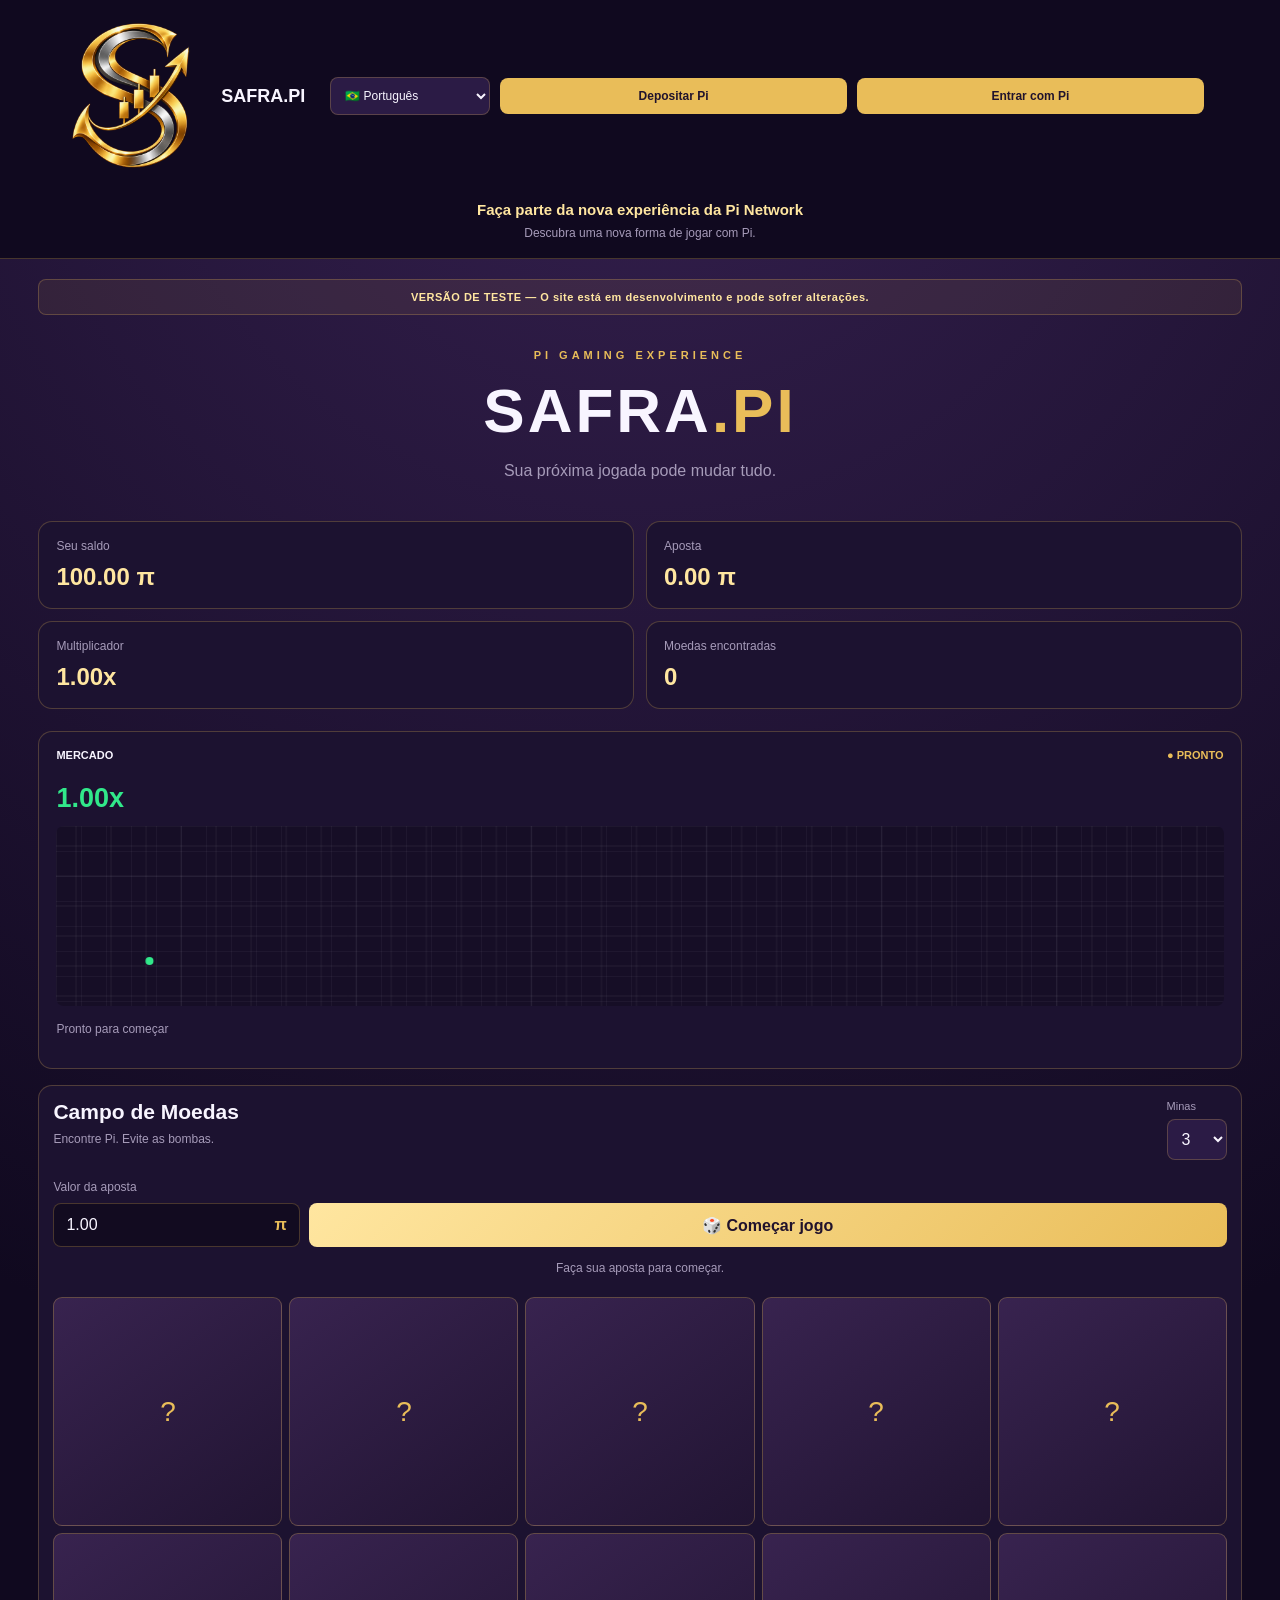
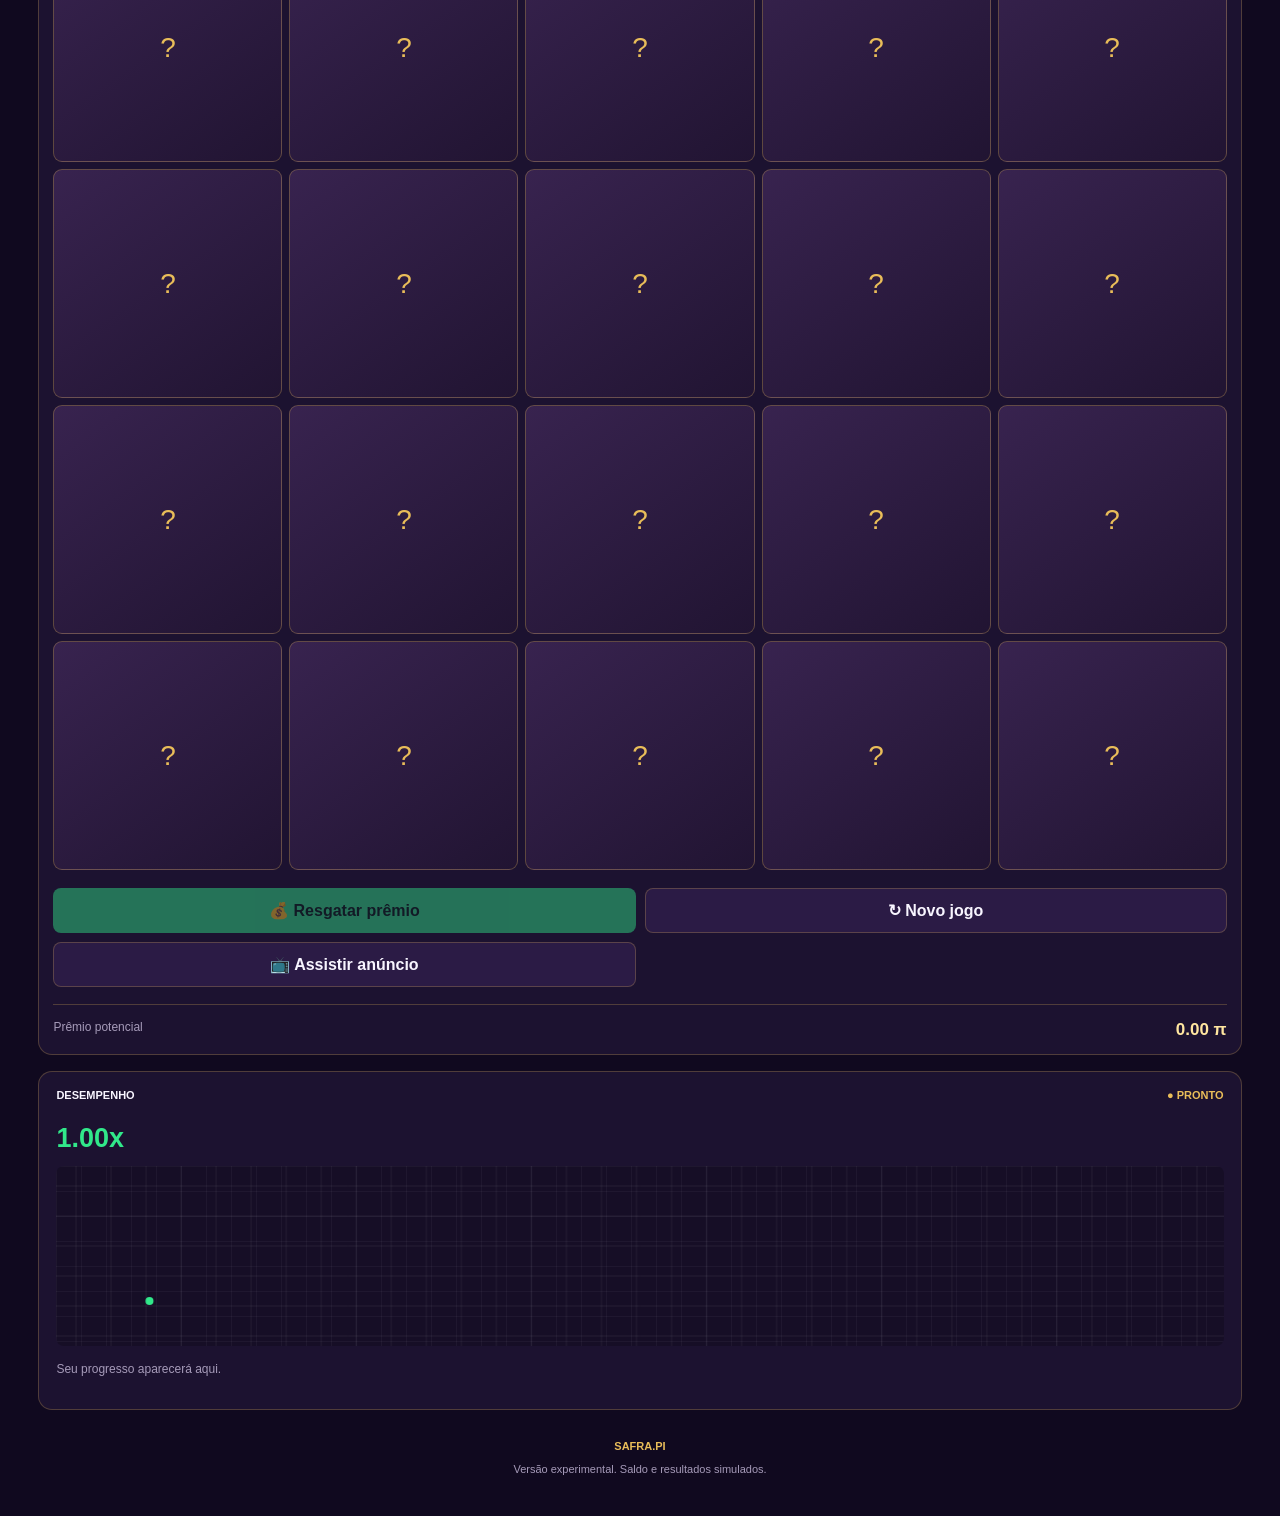
<file: index.html>
<!DOCTYPE html>
<html lang="pt-BR">
<head>
    <meta charset="UTF-8">
    <meta name="viewport" content="width=device-width, initial-scale=1.0">
<title>SAFRA.PI | Pi Gaming</title>
<meta
    name="description"
    content="SAFRA.PI — uma experiência de jogo inspirada no ecossistema Pi."
>
<link rel="stylesheet" href="style.css">
<script src="https://sdk.minepi.com/pi-sdk.js"></script>
</head>
<body>
<header class="topbar">
<div class="brand">
    <img
        src="Safra_pi_S_logo_1024x1024_transparente.png"
        alt="Logo SAFRA.PI"
        class="brand-logo"
    >
    <span>SAFRA.PI</span>
</div>
<div class="project-message">
    <strong data-i18n="projectMessage">
        Faça parte da nova experiência da Pi Network.
    </strong>
    <span data-i18n="projectSubmessage">
        Um novo projeto está começando. Explore e acompanhe essa evolução.
    </span>
</div>
<nav class="top-actions">
    <select id="language" aria-label="Idioma">
        <option value="pt">🇧🇷 Português</option>
        <option value="en">🇺🇸 English</option>
        <option value="es">🇪🇸 Español</option>
        <option value="de">🇩🇪 Deutsch</option>
    </select>
    <button id="depositButton" class="deposit-button" data-i18n="depositButton">
        Depositar Pi
    </button>
<button id="piLoginButton" class="deposit-button" type="button">
    Entrar com Pi
</button>
</nav>
</header>
<main class="container">
    <div class="test-notice" data-i18n="testNotice">
    ⚠ VERSÃO DE TESTE — O site está em desenvolvimento e pode sofrer alterações.
</div>
<section class="welcome">
        <span class="eyebrow" data-i18n="eyebrow">
            PI GAMING EXPERIENCE
        </span>
        <h1>SAFRA<span class="gold">.PI</span></h1>
        <p data-i18n="subtitle">
            Sua próxima jogada pode mudar tudo.
        </p>
    </section>
    <section class="dashboard">
        <div class="stat-card">
            <span data-i18n="balance">Seu saldo</span>
            <strong id="saldo">100.00 π</strong>
        </div>
        <div class="stat-card">
            <span data-i18n="bet">Aposta</span>
            <strong id="currentBetDisplay">1.00 π</strong>
        </div>
        <div class="stat-card">
            <span data-i18n="multiplier">Multiplicador</span>
            <strong id="multiplicador">1.00x</strong>
        </div>
        <div class="stat-card">
            <span data-i18n="diamonds">Moedas encontradas</span>
            <strong id="diamantes">0</strong>
        </div>
    </section>
    <section class="game-layout">
        <!-- GRÁFICO À ESQUERDA -->
        <aside class="chart-card chart-left" id="leftChartCard">
            <div class="chart-heading">
                <span data-i18n="market">MERCADO</span>
                <span class="chart-status" id="leftStatus">● READY</span>
            </div>
            <div class="chart-value" id="leftChartValue">
                1.00x
            </div>
            <div class="chart-area">
                <canvas id="leftChart"></canvas>
            </div>
            <p class="chart-caption" id="leftChartCaption"
               data-i18n="leftCaption">
                Pronto para começar
            </p>
        </aside>
        <!-- JOGO CENTRAL -->
        <section class="game-card">
            <div class="game-header">
                <div>
                    <h2 data-i18n="gameTitle">Campo de Moedas</h2>
                    <p data-i18n="gameDescription">
                        Encontre Pi. Evite as bombas.
                    </p>
                </div>
                <div class="mine-selector">
                    <label for="mineCount" data-i18n="mines">
                        Minas
                    </label>
                    <select id="mineCount">
                        <option value="3">3</option>
                        <option value="5">5</option>
                        <option value="7">7</option>
                        <option value="10">10</option>
                    </select>
                </div>
            </div>
            <div class="bet-controls">
                <label for="bet" data-i18n="betAmount">
                    Valor da aposta
                </label>
                <div class="bet-input-wrapper">
                    <input
                        id="bet"
                        type="number"
                        min="0.01"
                        step="0.01"
                        value="1.00"
                    >
                    <span>π</span>
                </div>
                <button id="betButton" class="primary-button">
                    🎲 <span data-i18n="startGame">Começar jogo</span>
                </button>
            </div>
            <div class="game-info">
                <span id="gameMessage" data-i18n="makeBet">
                    Faça sua aposta para começar.
                </span>
            </div>
            <div id="board" class="board"></div>
            <div class="game-actions">
                <button id="cashout" class="cashout-button" disabled>
                    💰 <span data-i18n="cashout">Resgatar prêmio</span>
                </button>
                <button id="newGameButton" class="secondary-button">
                    ↻ <span data-i18n="newGame">Novo jogo</span>
                </button>
                <!-- Teste da Pi Ad Network -->
                <button id="testAdButton" class="secondary-button" type="button">
                    📺 Assistir anúncio
                </button>
            </div>
            <div class="potential-prize">
                <span data-i18n="potentialPrize">
                    Prêmio potencial
                </span>
                <strong id="potentialPrize">0.00 π</strong>
            </div>
        </section>
        <!-- GRÁFICO À DIREITA -->
        <aside class="chart-card chart-right" id="rightChartCard">
            <div class="chart-heading">
                <span data-i18n="performance">DESEMPENHO</span>
                <span class="chart-status" id="rightStatus">● READY</span>
            </div>
            <div class="chart-value" id="rightChartValue">
                1.00x
            </div>
            <div class="chart-area">
                <canvas id="rightChart"></canvas>
            </div>
            <p class="chart-caption" id="rightChartCaption"
               data-i18n="rightCaption">
                Seu progresso aparecerá aqui.
            </p>
        </aside>
    </section>
    <footer class="footer">
        <span>SAFRA.PI</span>
        <p data-i18n="disclaimer">
            Versão experimental. Saldo e resultados simulados.
        </p>
    </footer>
</main>
<!-- ANIMAÇÃO DE RESULTADO -->
<div id="resultOverlay" class="result-overlay" hidden>
    <div class="result-box" id="resultBox">
        <div id="resultIcon" class="result-icon">🐷</div>
        <h2 id="resultTitle">LOSS</h2>
        <p id="resultDescription">
            Você encontrou uma bomba.
        </p>
        <button id="resultClose" class="primary-button">
            Continuar
        </button>
    </div>
</div>
<!-- MODAL DE DEPÓSITO -->
<div id="depositModal" class="modal-overlay" hidden>
    <div class="modal-card">
        <button
            id="closeDeposit"
            class="modal-close"
            aria-label="Fechar"
        >
            ×
        </button>
        <div class="deposit-logo">π</div>
        <h2 data-i18n="depositTitle">Depositar Pi</h2>
        <p data-i18n="depositDescription">
            A integração com a carteira Pi será implementada em uma
            próxima etapa.
        </p>
        <label for="depositAmount" data-i18n="depositAmount">
            Quantidade de Pi
        </label>
        <input
            id="depositAmount"
            type="number"
            min="0.01"
            step="0.01"
            value="1.00"
        >
        <button id="simulateDeposit" class="primary-button">
            <span data-i18n="simulateDeposit">Simular depósito</span>
        </button>
        <p class="modal-note" data-i18n="depositNote">
            Demonstração: nenhum Pi real será transferido.
        </p>
    </div>
</div>
<script src="script.js"></script>
<script src="./pi-auth.js"></script>
<script src="ads.js"></script>
</body>
</html>
</file>
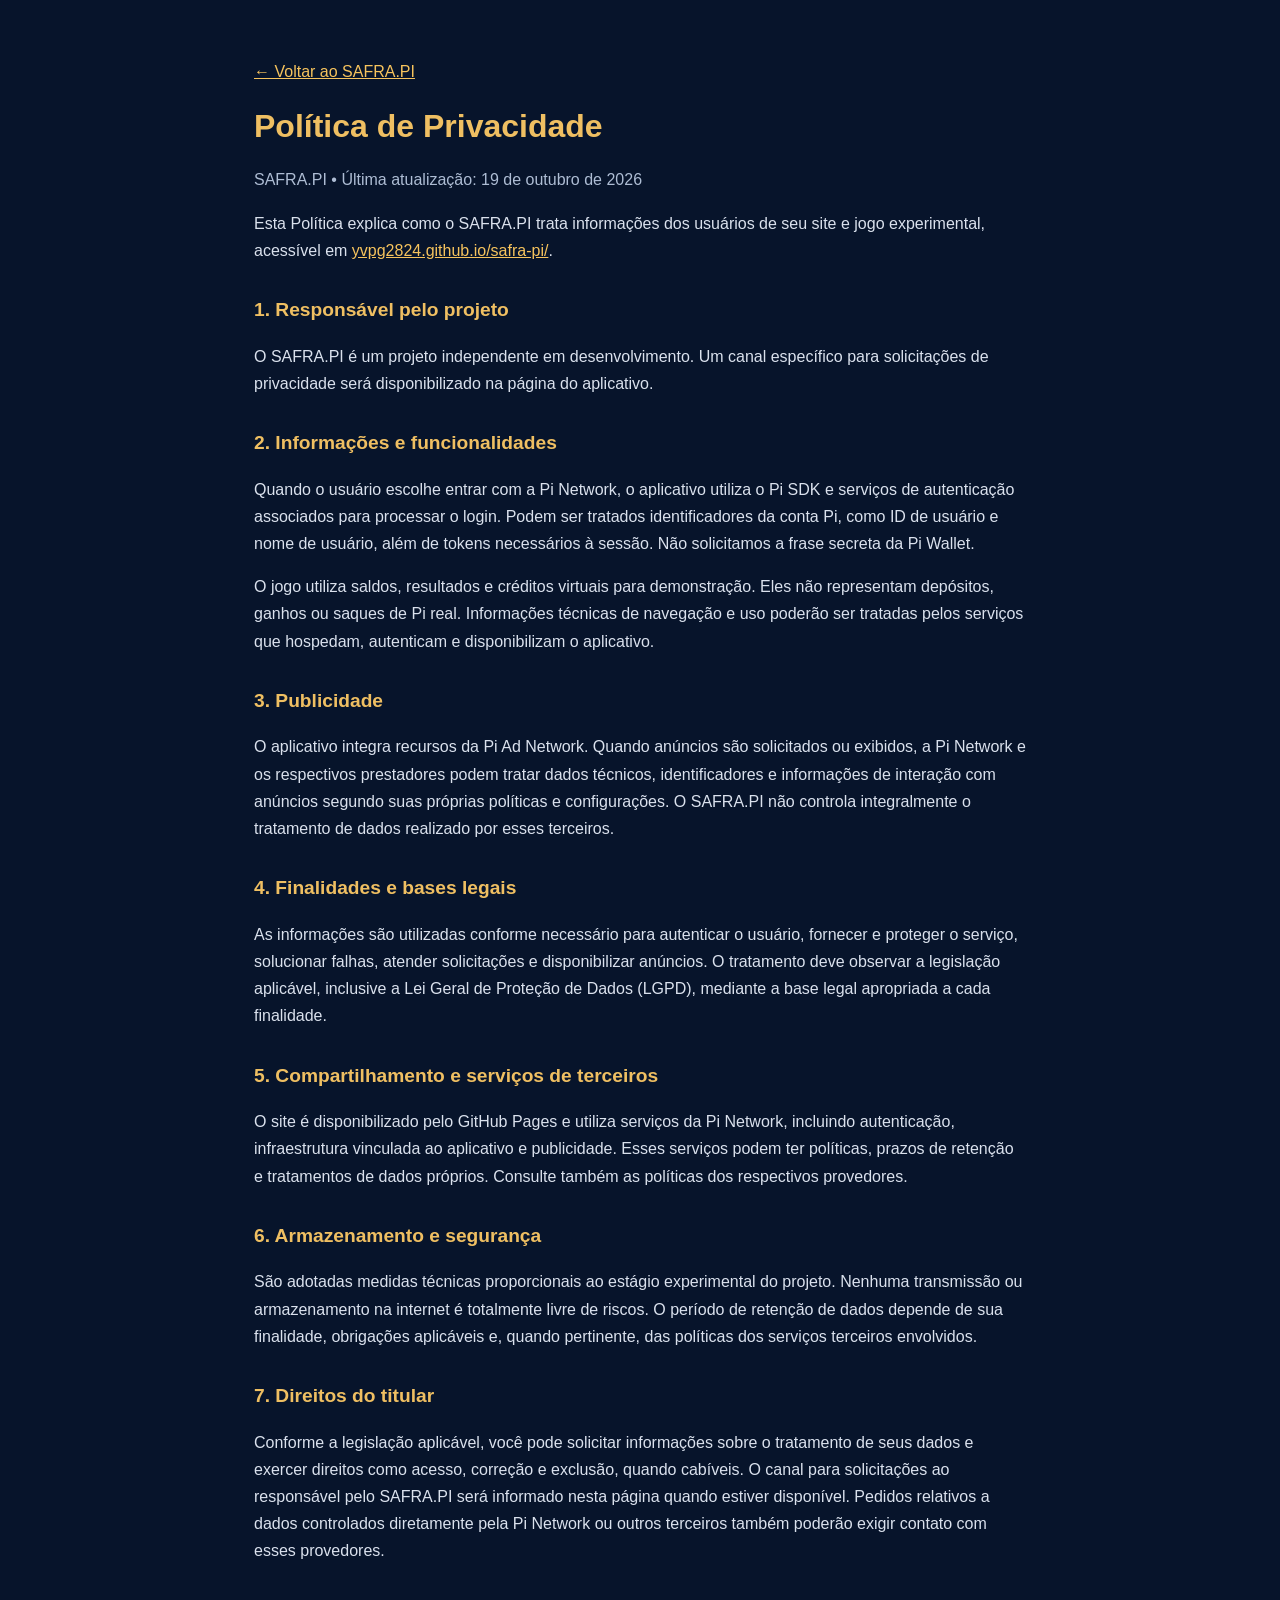
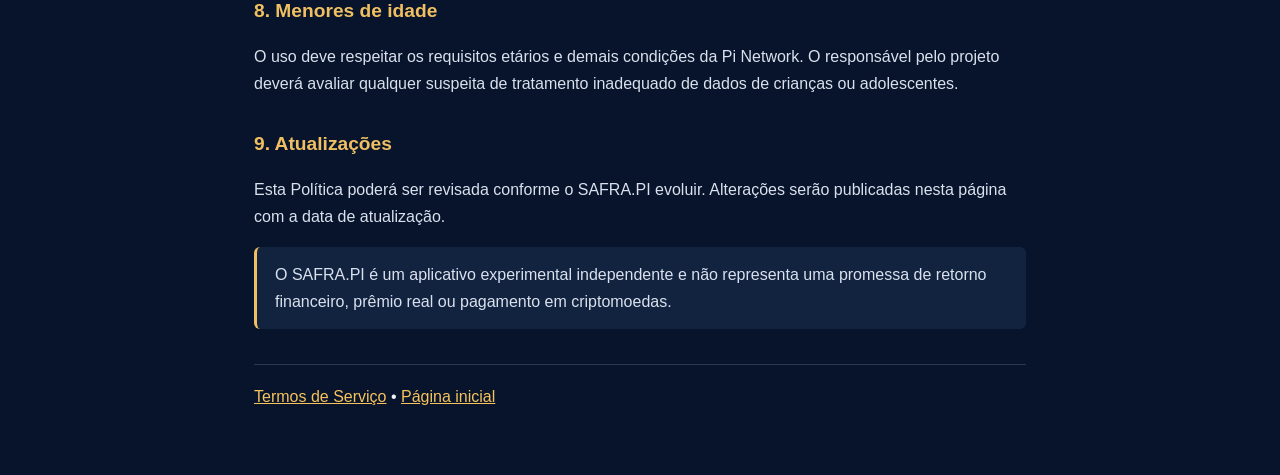
<file: privacy.html>
<!DOCTYPE html>
<html lang="pt-BR">
<head>
  <meta charset="UTF-8">
  <meta name="viewport" content="width=device-width, initial-scale=1">
  <title>Política de Privacidade | SAFRA.PI</title>
  <style>
    :root{color-scheme:dark}*{box-sizing:border-box}body{margin:0;background:#07142b;color:#f0f3f8;font:16px/1.7 Arial,sans-serif}main{max-width:820px;margin:auto;padding:42px 24px 65px}a{color:#f6c35d}h1{font-size:2rem;color:#efbf62;line-height:1.2}h2{font-size:1.2rem;color:#efbf62;margin-top:30px}p,li{color:#dae1ed}.note{background:#122340;border-left:3px solid #efbf62;padding:14px 18px;border-radius:6px}.muted{color:#aebdd4}footer{border-top:1px solid #293954;margin-top:35px;padding-top:18px}
  </style>
</head>
<body><main>
  <p><a href="./index.html">← Voltar ao SAFRA.PI</a></p>
  <h1>Política de Privacidade</h1>
  <p class="muted">SAFRA.PI • Última atualização: 19 de outubro de 2026</p>
  <p>Esta Política explica como o SAFRA.PI trata informações dos usuários de seu site e jogo experimental, acessível em <a href="https://yvpg2824.github.io/safra-pi/">yvpg2824.github.io/safra-pi/</a>.</p>
  <h2>1. Responsável pelo projeto</h2>
  <p>O SAFRA.PI é um projeto independente em desenvolvimento. Um canal específico para solicitações de privacidade será disponibilizado na página do aplicativo.</p>
  <h2>2. Informações e funcionalidades</h2>
  <p>Quando o usuário escolhe entrar com a Pi Network, o aplicativo utiliza o Pi SDK e serviços de autenticação associados para processar o login. Podem ser tratados identificadores da conta Pi, como ID de usuário e nome de usuário, além de tokens necessários à sessão. Não solicitamos a frase secreta da Pi Wallet.</p>
  <p>O jogo utiliza saldos, resultados e créditos virtuais para demonstração. Eles não representam depósitos, ganhos ou saques de Pi real. Informações técnicas de navegação e uso poderão ser tratadas pelos serviços que hospedam, autenticam e disponibilizam o aplicativo.</p>
  <h2>3. Publicidade</h2>
  <p>O aplicativo integra recursos da Pi Ad Network. Quando anúncios são solicitados ou exibidos, a Pi Network e os respectivos prestadores podem tratar dados técnicos, identificadores e informações de interação com anúncios segundo suas próprias políticas e configurações. O SAFRA.PI não controla integralmente o tratamento de dados realizado por esses terceiros.</p>
  <h2>4. Finalidades e bases legais</h2>
  <p>As informações são utilizadas conforme necessário para autenticar o usuário, fornecer e proteger o serviço, solucionar falhas, atender solicitações e disponibilizar anúncios. O tratamento deve observar a legislação aplicável, inclusive a Lei Geral de Proteção de Dados (LGPD), mediante a base legal apropriada a cada finalidade.</p>
  <h2>5. Compartilhamento e serviços de terceiros</h2>
  <p>O site é disponibilizado pelo GitHub Pages e utiliza serviços da Pi Network, incluindo autenticação, infraestrutura vinculada ao aplicativo e publicidade. Esses serviços podem ter políticas, prazos de retenção e tratamentos de dados próprios. Consulte também as políticas dos respectivos provedores.</p>
  <h2>6. Armazenamento e segurança</h2>
  <p>São adotadas medidas técnicas proporcionais ao estágio experimental do projeto. Nenhuma transmissão ou armazenamento na internet é totalmente livre de riscos. O período de retenção de dados depende de sua finalidade, obrigações aplicáveis e, quando pertinente, das políticas dos serviços terceiros envolvidos.</p>
  <h2>7. Direitos do titular</h2>
  <p>Conforme a legislação aplicável, você pode solicitar informações sobre o tratamento de seus dados e exercer direitos como acesso, correção e exclusão, quando cabíveis. O canal para solicitações ao responsável pelo SAFRA.PI será informado nesta página quando estiver disponível. Pedidos relativos a dados controlados diretamente pela Pi Network ou outros terceiros também poderão exigir contato com esses provedores.</p>
  <h2>8. Menores de idade</h2>
  <p>O uso deve respeitar os requisitos etários e demais condições da Pi Network. O responsável pelo projeto deverá avaliar qualquer suspeita de tratamento inadequado de dados de crianças ou adolescentes.</p>
  <h2>9. Atualizações</h2>
  <p>Esta Política poderá ser revisada conforme o SAFRA.PI evoluir. Alterações serão publicadas nesta página com a data de atualização.</p>
  <p class="note">O SAFRA.PI é um aplicativo experimental independente e não representa uma promessa de retorno financeiro, prêmio real ou pagamento em criptomoedas.</p>
  <footer><a href="./terms.html">Termos de Serviço</a> • <a href="./index.html">Página inicial</a></footer>
</main></body></html>
</file>
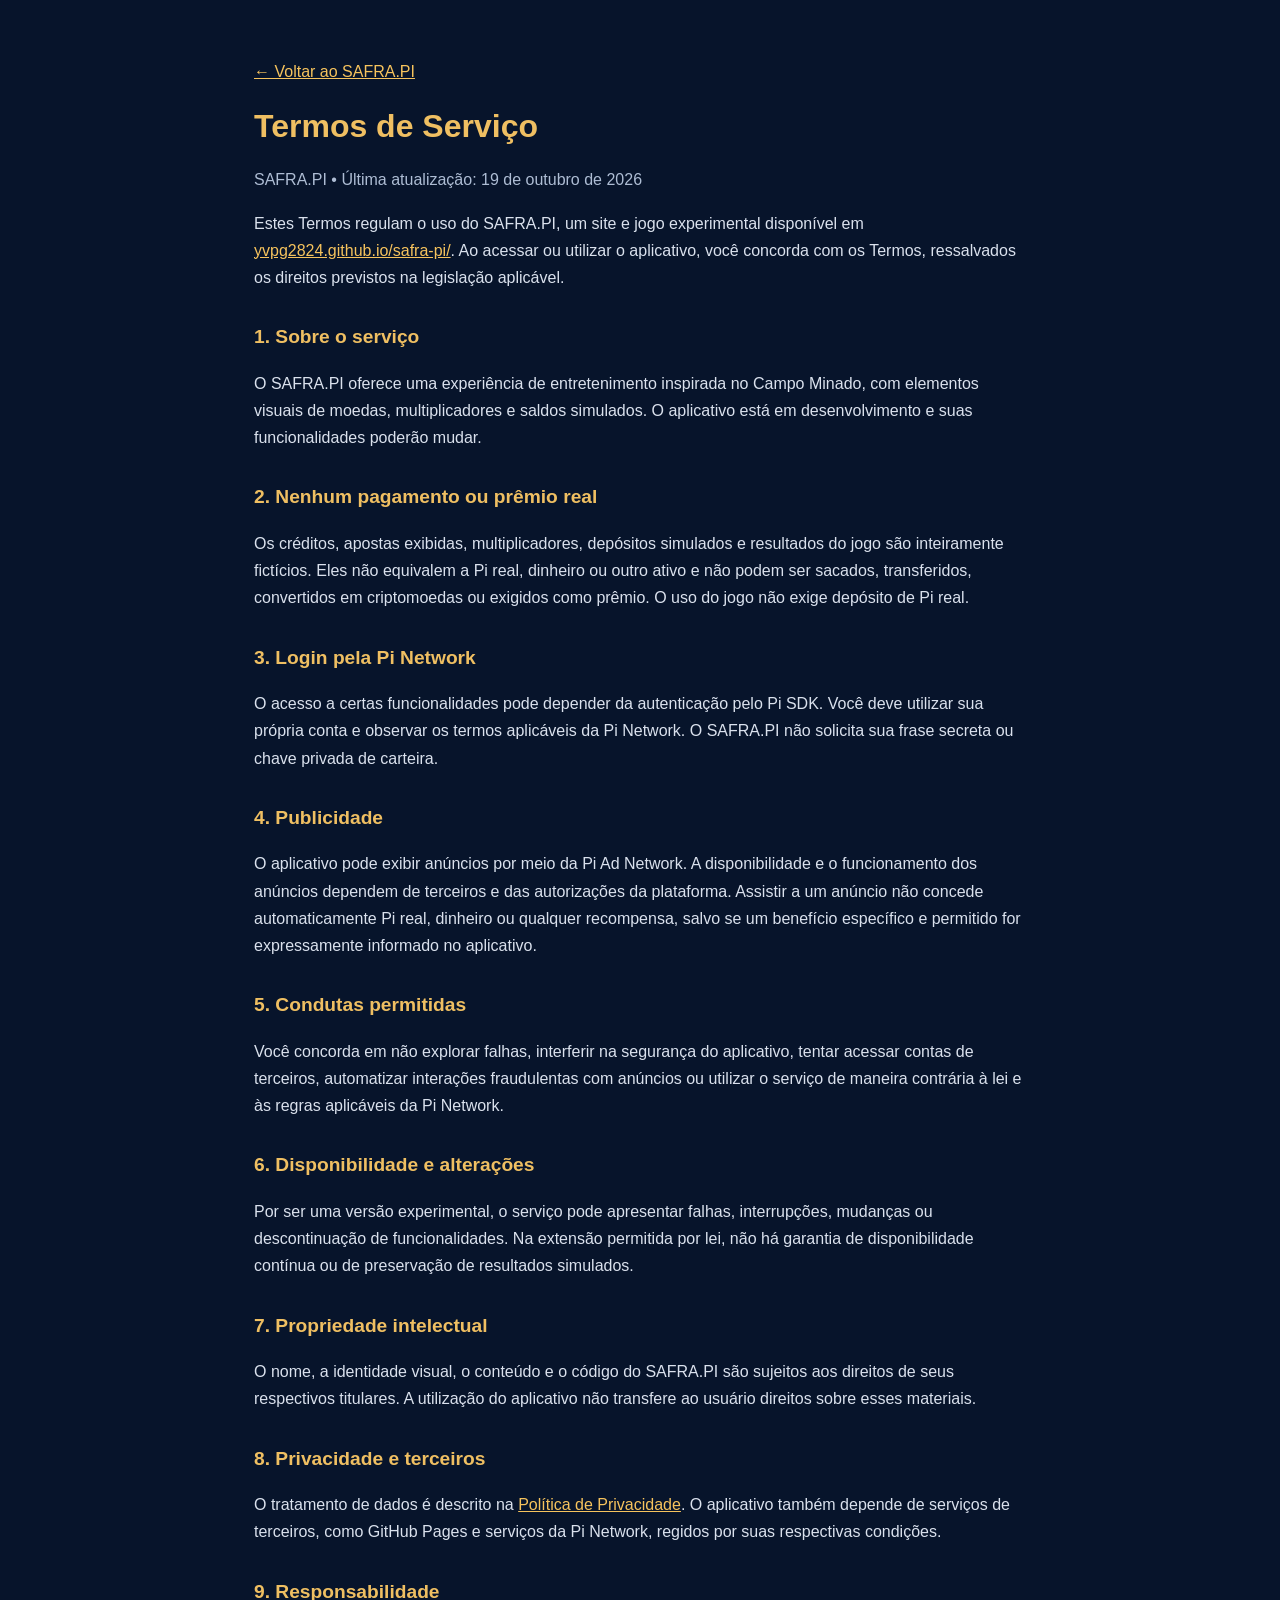
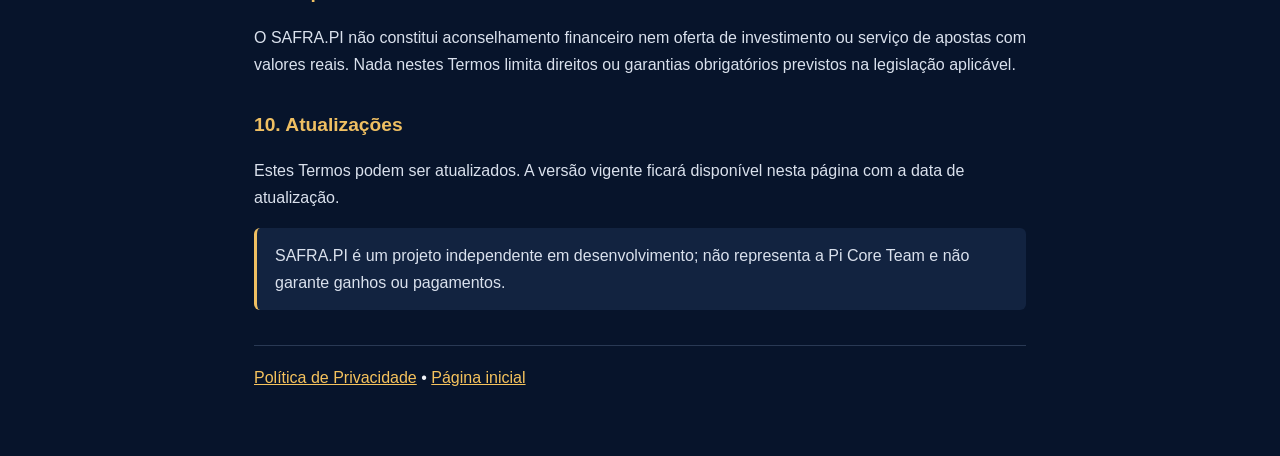
<file: terms.html>
<!DOCTYPE html>
<html lang="pt-BR">
<head>
  <meta charset="UTF-8">
  <meta name="viewport" content="width=device-width, initial-scale=1">
  <title>Termos de Serviço | SAFRA.PI</title>
  <style>
    :root{color-scheme:dark}*{box-sizing:border-box}body{margin:0;background:#07142b;color:#f0f3f8;font:16px/1.7 Arial,sans-serif}main{max-width:820px;margin:auto;padding:42px 24px 65px}a{color:#f6c35d}h1{font-size:2rem;color:#efbf62;line-height:1.2}h2{font-size:1.2rem;color:#efbf62;margin-top:30px}p,li{color:#dae1ed}.note{background:#122340;border-left:3px solid #efbf62;padding:14px 18px;border-radius:6px}.muted{color:#aebdd4}footer{border-top:1px solid #293954;margin-top:35px;padding-top:18px}
  </style>
</head>
<body><main>
  <p><a href="./index.html">← Voltar ao SAFRA.PI</a></p>
  <h1>Termos de Serviço</h1>
  <p class="muted">SAFRA.PI • Última atualização: 19 de outubro de 2026</p>
  <p>Estes Termos regulam o uso do SAFRA.PI, um site e jogo experimental disponível em <a href="https://yvpg2824.github.io/safra-pi/">yvpg2824.github.io/safra-pi/</a>. Ao acessar ou utilizar o aplicativo, você concorda com os Termos, ressalvados os direitos previstos na legislação aplicável.</p>
  <h2>1. Sobre o serviço</h2>
  <p>O SAFRA.PI oferece uma experiência de entretenimento inspirada no Campo Minado, com elementos visuais de moedas, multiplicadores e saldos simulados. O aplicativo está em desenvolvimento e suas funcionalidades poderão mudar.</p>
  <h2>2. Nenhum pagamento ou prêmio real</h2>
  <p>Os créditos, apostas exibidas, multiplicadores, depósitos simulados e resultados do jogo são inteiramente fictícios. Eles não equivalem a Pi real, dinheiro ou outro ativo e não podem ser sacados, transferidos, convertidos em criptomoedas ou exigidos como prêmio. O uso do jogo não exige depósito de Pi real.</p>
  <h2>3. Login pela Pi Network</h2>
  <p>O acesso a certas funcionalidades pode depender da autenticação pelo Pi SDK. Você deve utilizar sua própria conta e observar os termos aplicáveis da Pi Network. O SAFRA.PI não solicita sua frase secreta ou chave privada de carteira.</p>
  <h2>4. Publicidade</h2>
  <p>O aplicativo pode exibir anúncios por meio da Pi Ad Network. A disponibilidade e o funcionamento dos anúncios dependem de terceiros e das autorizações da plataforma. Assistir a um anúncio não concede automaticamente Pi real, dinheiro ou qualquer recompensa, salvo se um benefício específico e permitido for expressamente informado no aplicativo.</p>
  <h2>5. Condutas permitidas</h2>
  <p>Você concorda em não explorar falhas, interferir na segurança do aplicativo, tentar acessar contas de terceiros, automatizar interações fraudulentas com anúncios ou utilizar o serviço de maneira contrária à lei e às regras aplicáveis da Pi Network.</p>
  <h2>6. Disponibilidade e alterações</h2>
  <p>Por ser uma versão experimental, o serviço pode apresentar falhas, interrupções, mudanças ou descontinuação de funcionalidades. Na extensão permitida por lei, não há garantia de disponibilidade contínua ou de preservação de resultados simulados.</p>
  <h2>7. Propriedade intelectual</h2>
  <p>O nome, a identidade visual, o conteúdo e o código do SAFRA.PI são sujeitos aos direitos de seus respectivos titulares. A utilização do aplicativo não transfere ao usuário direitos sobre esses materiais.</p>
  <h2>8. Privacidade e terceiros</h2>
  <p>O tratamento de dados é descrito na <a href="./privacy.html">Política de Privacidade</a>. O aplicativo também depende de serviços de terceiros, como GitHub Pages e serviços da Pi Network, regidos por suas respectivas condições.</p>
  <h2>9. Responsabilidade</h2>
  <p>O SAFRA.PI não constitui aconselhamento financeiro nem oferta de investimento ou serviço de apostas com valores reais. Nada nestes Termos limita direitos ou garantias obrigatórios previstos na legislação aplicável.</p>
  <h2>10. Atualizações</h2>
  <p>Estes Termos podem ser atualizados. A versão vigente ficará disponível nesta página com a data de atualização.</p>
  <p class="note">SAFRA.PI é um projeto independente em desenvolvimento; não representa a Pi Core Team e não garante ganhos ou pagamentos.</p>
  <footer><a href="./privacy.html">Política de Privacidade</a> • <a href="./index.html">Página inicial</a></footer>
</main></body></html>
</file>
<file: style.css>
:root {
--purple-bg: #10091f;
--purple-panel: #1c1230;
--purple-light: #2b1b45;
--gold: #e9bd59;
--gold-light: #ffe6a0;
--green: #31e88a;
--red: #ff4d68;
--text: #f8f5ff;
--muted: #a69bb9;
--border: rgba(233, 189, 89, 0.25);
}

* {
  box-sizing: border-box;
  }

[hidden] {
display: none !important;
}

body {
margin: 0;
min-height: 100vh;
font-family: Arial, Helvetica, sans-serif;
color: var(--text);
background:
radial-gradient(circle at 50% 0%, #35204f, transparent 45%),
var(--purple-bg);
}

button, input, select {
font: inherit;
}

button {
cursor: pointer;
}

button:disabled {
opacity: 0.45;
cursor: not-allowed;
}

.topbar {
min-height: 86px;
padding: 16px 4%;
display: grid;
grid-template-columns: auto minmax(200px, 1fr) auto;
align-items: center;
gap: 25px;
border-bottom: 1px solid var(--border);
background: #10091f;
}

.brand {
display: flex;
align-items: center;
gap: 10px;
color: var(--text);
text-decoration: none;
font-size: 22px;
font-weight: 900;
white-space: nowrap;
}

.brand-symbol {
width: 40px;
height: 40px;
display: grid;
place-items: center;
border: 2px solid var(--gold);
border-radius: 50%;
color: var(--gold);
font-size: 28px;
}

.gold {
color: var(--gold);
}

.project-message {
display: flex;
flex-direction: column;
gap: 6px;
text-align: center;
}

.project-message strong {
color: var(--gold-light);
font-size: 15px;
}

.project-message span {
color: var(--muted);
font-size: 12px;
line-height: 1.5;
}

.top-actions {
display: flex;
align-items: center;
gap: 10px;
}

.top-actions select,
.mine-selector select {
max-width: 160px;
background: var(--purple-light);
color: var(--text);
border: 1px solid var(--border);
border-radius: 8px;
padding: 10px;
}

.deposit-button {
padding: 11px 14px;
background: var(--gold);
color: #21132d;
border: none;
border-radius: 8px;
font-weight: bold;
white-space: nowrap;
}

.container {
width: min(1500px, 94%);
margin: 0 auto;
}

.test-notice {
margin: 20px auto 0;
padding: 11px 15px;
text-align: center;
color: var(--gold-light);
background: rgba(233, 189, 89, 0.08);
border: 1px solid var(--border);
border-radius: 8px;
font-size: 11px;
font-weight: bold;
letter-spacing: 0.5px;
}

.welcome {
text-align: center;
padding: 30px 10px 25px;
}

.eyebrow {
color: var(--gold);
font-size: 11px;
font-weight: bold;
letter-spacing: 4px;
}

.welcome h1 {
margin: 12px 0;
font-size: clamp(38px, 5vw, 62px);
letter-spacing: 3px;
}

.welcome p {
color: var(--muted);
}

.dashboard {
display: grid;
grid-template-columns: repeat(4, minmax(0, 1fr));
gap: 12px;
margin-bottom: 22px;
}

.stat-card, .chart-card, .game-card {
min-width: 0;
background: var(--purple-panel);
border: 1px solid var(--border);
border-radius: 14px;
padding: 17px;
}

.stat-card span {
display: block;
margin-bottom: 10px;
color: var(--muted);
font-size: 12px;
}

.stat-card strong {
font-size: clamp(16px, 2vw, 24px);
color: var(--gold-light);
}

.game-layout {
display: grid;
grid-template-columns: minmax(170px, 0.85fr) minmax(320px, 1.5fr) minmax(170px, 0.85fr);
gap: 16px;
align-items: stretch;
}

.chart-card {
display: flex;
flex-direction: column;
}

.chart-heading {
display: flex;
flex-wrap: wrap;
justify-content: space-between;
gap: 8px;
font-size: 11px;
font-weight: bold;
}

.chart-status {
color: var(--gold);
}

.chart-value {
margin: 22px 0 12px;
font-size: 27px;
font-weight: bold;
color: var(--green);
}

.chart-area {
height: 220px;
position: relative;
overflow: hidden;
border-radius: 8px;
background-color: #160e26;
background-image:
linear-gradient(rgba(255,255,255,0.04) 1px, transparent 1px),
linear-gradient(90deg, rgba(255,255,255,0.04) 1px, transparent 1px);
background-size: 25px 25px;
}

.chart-area canvas {
display: block;
width: 100%;
height: 100%;
}

.chart-caption {
margin-top: 14px;
color: var(--muted);
font-size: 12px;
line-height: 1.6;
}

.game-header {
display: flex;
justify-content: space-between;
align-items: flex-start;
gap: 12px;
}

.game-header h2 {
margin: 0 0 8px;
font-size: 21px;
}

.game-header p {
margin: 0;
color: var(--muted);
font-size: 12px;
}

.mine-selector label {
display: block;
margin-bottom: 7px;
color: var(--muted);
font-size: 11px;
}

.bet-controls {
margin-top: 20px;
display: grid;
grid-template-columns: minmax(0, 1fr) auto;
gap: 9px;
}

.bet-controls > label {
grid-column: 1 / -1;
color: var(--muted);
font-size: 12px;
}

.bet-input-wrapper {
display: flex;
align-items: center;
gap: 8px;
padding: 0 12px;
background: #120b20;
border: 1px solid var(--border);
border-radius: 8px;
}

.bet-input-wrapper input {
width: 100%;
min-width: 0;
padding: 12px 0;
background: transparent;
border: none;
outline: none;
color: var(--text);
}

.bet-input-wrapper span {
color: var(--gold);
font-weight: bold;
}

.primary-button, .cashout-button, .secondary-button {
padding: 12px 14px;
border: none;
border-radius: 8px;
font-weight: bold;
}

.primary-button {
background: linear-gradient(135deg, var(--gold-light), var(--gold));
color: #20122c;
}

.game-info {
min-height: 42px;
display: grid;
place-items: center;
text-align: center;
color: var(--muted);
font-size: 12px;
}

.board {
display: grid;
grid-template-columns: repeat(5, minmax(0, 1fr));
gap: 7px;
width: 100%;
margin: 8px auto 18px;
}

.cell {
min-width: 0;
aspect-ratio: 1;
display: grid;
place-items: center;
padding: 0;
border: 1px solid rgba(233, 189, 89, 0.3);
border-radius: 9px;
background: linear-gradient(145deg, #38234f, #211432);
color: var(--gold);
font-size: clamp(18px, 3vw, 28px);
}

.cell.revealed {
background: #172c29;
border-color: var(--green);
}

.cell.mine {
background: #421b32;
border-color: var(--red);
}

.cell:disabled {
opacity: 1;
cursor: default;
}

.pi-coin {
width: 75%;
height: 75%;
display: grid;
place-items: center;
border: 2px solid #f5d97d;
border-radius: 50%;
color: #fff0ac;
font-weight: 900;
background: radial-gradient(circle at 35% 25%, #cda43d, #80531a);
box-shadow: 0 0 12px rgba(233, 189, 89, 0.35);
animation: coinPop 0.35s ease;
}

.game-actions {
display: grid;
grid-template-columns: 1fr 1fr;
gap: 9px;
}

.cashout-button {
background: var(--green);
color: #08251a;
}

.secondary-button {
background: var(--purple-light);
border: 1px solid var(--border);
color: var(--text);
}

.potential-prize {
display: flex;
justify-content: space-between;
gap: 10px;
margin-top: 17px;
padding-top: 15px;
border-top: 1px solid var(--border);
color: var(--muted);
font-size: 12px;
}

.potential-prize strong {
color: var(--gold-light);
font-size: 17px;
}

.chart-card.loss .chart-value {
color: var(--red);
}

.chart-card.win .chart-value {
color: var(--green);
}

.result-overlay, .modal-overlay {
position: fixed;
z-index: 1000;
inset: 0;
display: grid;
place-items: center;
padding: 20px;
background: rgba(8, 4, 16, 0.85);
}

.result-box, .modal-card {
position: relative;
width: min(420px, 100%);
padding: 30px;
text-align: center;
background: linear-gradient(145deg, #2c1943, #160e26);
border: 1px solid var(--border);
border-radius: 18px;
}

.result-icon {
font-size: 70px;
}

.result-box h2 {
color: var(--red);
font-size: 42px;
letter-spacing: 3px;
}

.result-box.win h2 {
color: var(--green);
}

.result-box p, .modal-card p {
color: var(--muted);
line-height: 1.7;
}

.result-box .primary-button {
margin-top: 12px;
min-width: 150px;
}

.deposit-logo {
width: 64px;
height: 64px;
display: grid;
place-items: center;
margin: 0 auto;
border: 2px solid var(--gold);
border-radius: 50%;
color: var(--gold);
font-size: 45px;
}

.modal-card h2 {
color: var(--gold-light);
}

.modal-card label {
display: block;
margin: 20px 0 8px;
text-align: left;
color: var(--muted);
font-size: 12px;
}

.modal-card input {
width: 100%;
padding: 13px;
background: #120b20;
border: 1px solid var(--border);
border-radius: 8px;
color: var(--text);
}

.modal-card .primary-button {
width: 100%;
margin-top: 12px;
}

.modal-card .modal-note {
font-size: 11px;
}

.modal-close {
position: absolute;
top: 10px;
right: 15px;
background: transparent;
border: none;
color: var(--muted);
font-size: 28px;
}

.footer {
padding: 30px 10px;
text-align: center;
color: var(--muted);
font-size: 11px;
}

.footer span {
color: var(--gold);
font-weight: bold;
}

@keyframes coinPop {
0% { transform: scale(0.2) rotate(-90deg); }
75% { transform: scale(1.15) rotate(8deg); }
100% { transform: scale(1) rotate(0); }
}

@media (max-width: 1100px) {
    .topbar {
        grid-template-columns: auto 1fr;
    }

    .project-message {
        grid-column: 1 / -1;
        grid-row: 2;
    }

    .top-actions {
        justify-content: flex-end;
    }

    .game-layout {
        grid-template-columns: 1fr 1fr;
    }

    .game-card {
        grid-column: 1 / -1;
        grid-row: 1;
    }
}

@media (max-width: 600px) {
    .topbar {
        display: flex;
        flex-wrap: wrap;
        justify-content: space-between;
        gap: 15px;
    }

    .brand {
        font-size: 18px;
    }

    .project-message {
        order: 3;
        width: 100%;
    }

    .top-actions {
        display: flex;
        width: 100%;
        justify-content: space-between;
    }

    .top-actions select,
    .deposit-button {
        flex: 1;
        min-width: 0;
        font-size: 12px;
    }

    .dashboard {
        grid-template-columns: repeat(2, minmax(0, 1fr));
    }

    .game-layout {
        grid-template-columns: 1fr;
    }

    .game-card {
        grid-column: auto;
        grid-row: auto;
        padding: 14px;
    }

    .chart-area {
        height: 180px;
    }

    .bet-controls {
        grid-template-columns: 1fr;
    }

    .game-actions {
        grid-template-columns: 1fr;
    }
}
@media (max-width: 600px) {
    .topbar {
        display: flex;
        flex-wrap: wrap;
        justify-content: space-between;
        gap: 15px;
    }

    /* Os outros estilos para celular ficam aqui. */

}

    .brand {
        font-size: 18px;
    }

    .top-actions {
        width: 100%;
    }

    .top-actions select,
    .deposit-button {
        flex: 1;
        min-width: 0;
        font-size: 12px;
    }

    .dashboard {
        grid-template-columns: repeat(2, minmax(0, 1fr));
    }

    .game-layout {
        grid-template-columns: 1fr;
    }

    .game-card {
        grid-column: auto;
        grid-row: auto;
        padding: 14px;
    }

    .chart-area {
        height: 180px;
    }

    .bet-controls {
grid-template-columns: auto 1fr;
}

.project-message {
    grid-column: 1 / -1;
    grid-row: 2;
}

.top-actions {
    justify-content: flex-end;
}
.brand-logo {
width: 160px;
height: 160px;
object-fit: contain;
display: block;
flex-shrink: 0;
}
</file>
